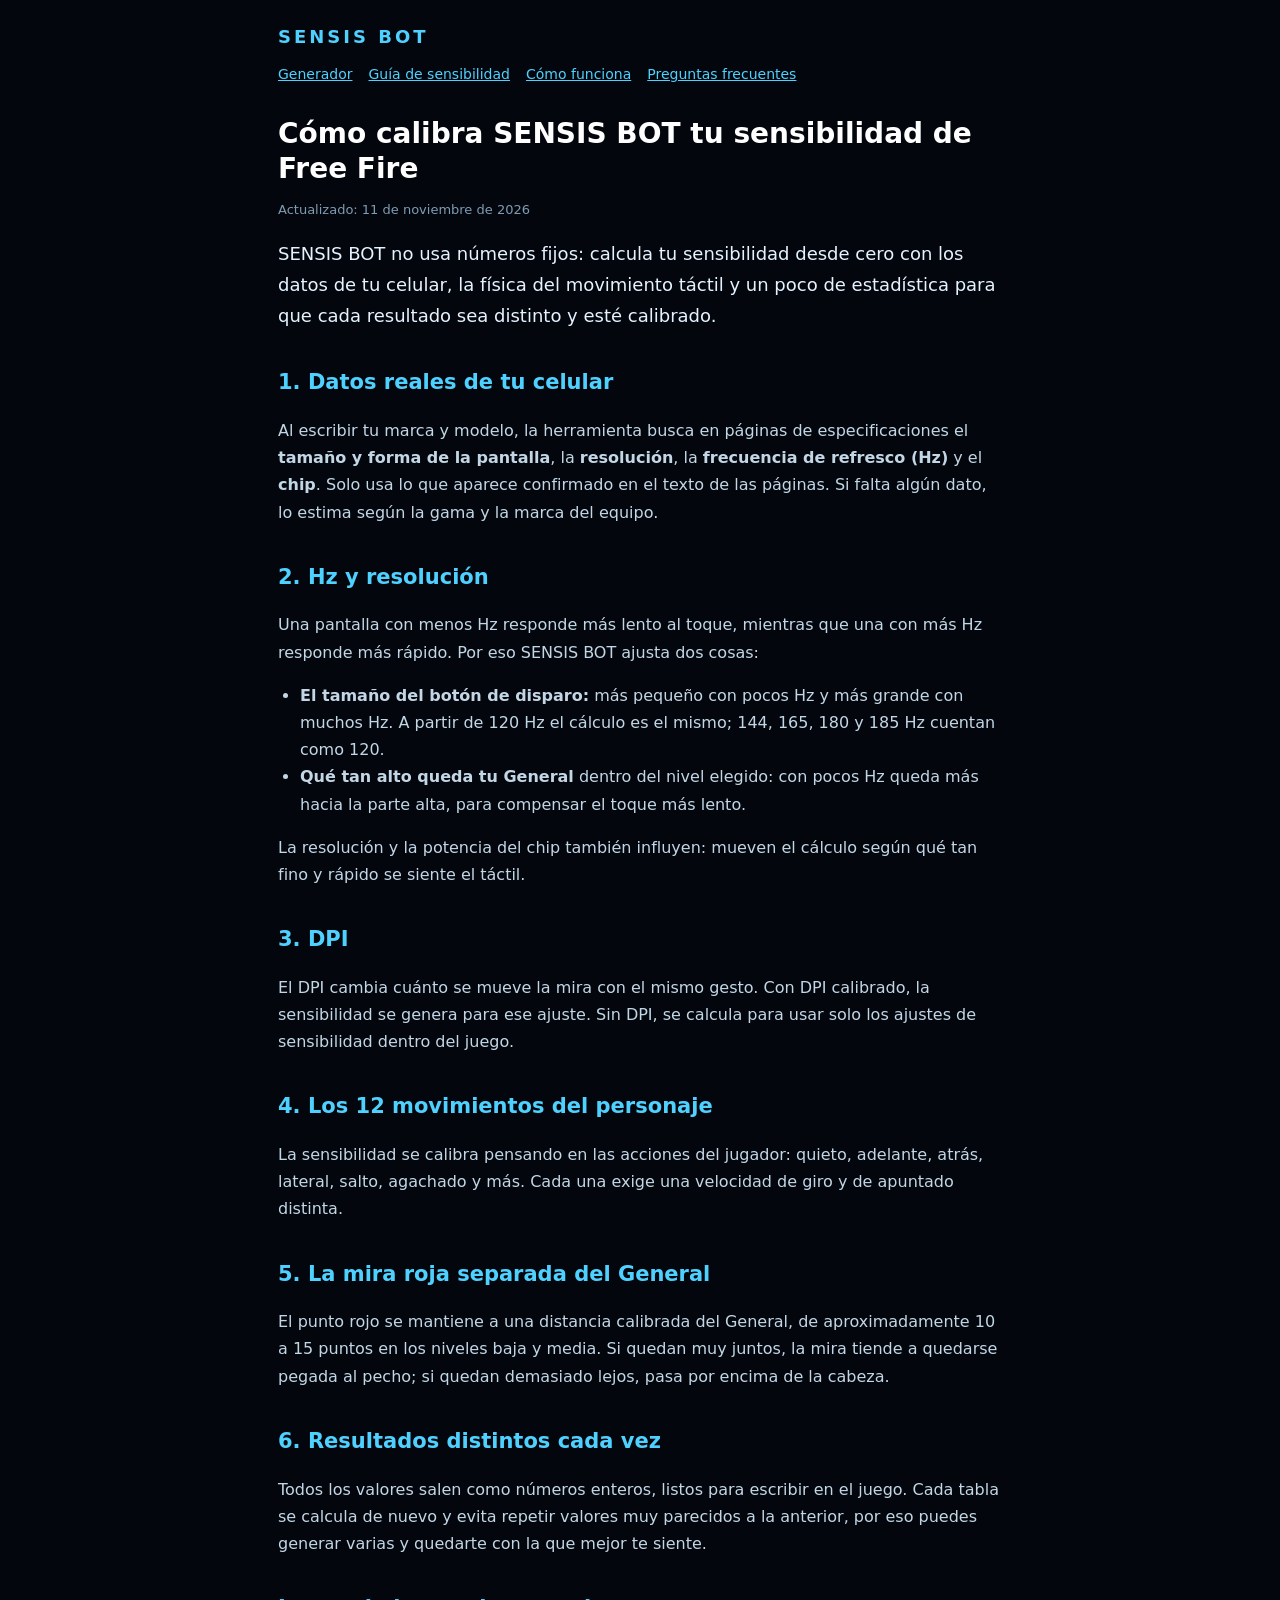
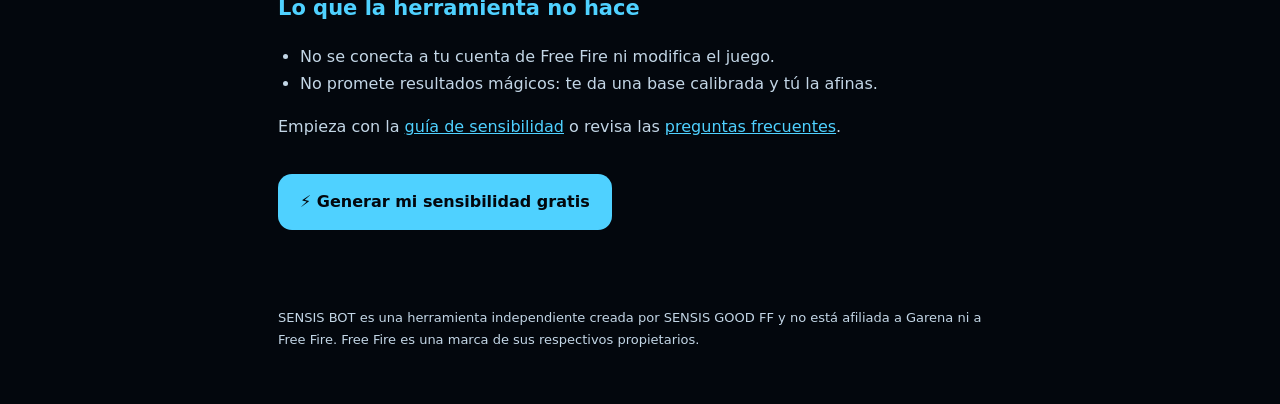
<file: como-funciona.html>
<!DOCTYPE html>
<html lang="es">
<head>
<meta charset="UTF-8">
<meta name="viewport" content="width=device-width, initial-scale=1.0">
<title>Cómo calibra SENSIS BOT tu sensibilidad de Free Fire</title>
<meta name="description" content="Cómo SENSIS BOT calcula tu sensibilidad: datos de pantalla, resolución, Hz y chip, DPI, separación del punto rojo y resultados distintos en cada generación.">
<meta name="robots" content="index, follow, max-image-preview:large">
<link rel="canonical" href="https://sensisbot.com/como-funciona.html">
<meta property="og:type" content="article">
<meta property="og:site_name" content="SENSIS BOT">
<meta property="og:locale" content="es_LA">
<meta property="og:url" content="https://sensisbot.com/como-funciona.html">
<meta property="og:title" content="Cómo calibra SENSIS BOT tu sensibilidad de Free Fire">
<meta property="og:description" content="Cómo SENSIS BOT calcula tu sensibilidad: datos de pantalla, resolución, Hz y chip, DPI, separación del punto rojo y resultados distintos en cada generación.">
<meta property="og:image" content="https://sensisbot.com/icon-512.png">
<meta name="twitter:card" content="summary">
<meta name="theme-color" content="#03070D">
<link rel="icon" type="image/png" href="/icon-192.png">
<link rel="stylesheet" href="/info.css">
<script type="application/ld+json">{"@context": "https://schema.org", "@type": "WebPage", "name": "Cómo calibra SENSIS BOT tu sensibilidad de Free Fire", "url": "https://sensisbot.com/como-funciona.html", "description": "Cómo SENSIS BOT calcula tu sensibilidad: datos de pantalla, resolución, Hz y chip, DPI, separación del punto rojo y resultados distintos en cada generación.", "inLanguage": "es", "dateModified": "2026-11-11", "isPartOf": {"@type": "WebSite", "name": "SENSIS BOT", "url": "https://sensisbot.com/"}, "about": {"@type": "WebApplication", "name": "SENSIS BOT", "url": "https://sensisbot.com/"}}</script>
<script type="application/ld+json">{"@context": "https://schema.org", "@type": "BreadcrumbList", "itemListElement": [{"@type": "ListItem", "position": 1, "name": "SENSIS BOT", "item": "https://sensisbot.com/"}, {"@type": "ListItem", "position": 2, "name": "Cómo funciona", "item": "https://sensisbot.com/como-funciona.html"}]}</script>
</head>
<body>
<header><a class="brand" href="/">SENSIS BOT</a><nav><a href="/">Generador</a><a href="/guia-sensibilidad-free-fire.html">Guía de sensibilidad</a><a href="/como-funciona.html">Cómo funciona</a><a href="/preguntas-frecuentes.html">Preguntas frecuentes</a></nav></header>
<main>
<h1>Cómo calibra SENSIS BOT tu sensibilidad de Free Fire</h1>
<p class="meta">Actualizado: 11 de noviembre de 2026</p>
<p class="lead">SENSIS BOT no usa números fijos: calcula tu sensibilidad desde cero con los datos de tu celular, la física del movimiento táctil y un poco de estadística para que cada resultado sea distinto y esté calibrado.</p>

<h2>1. Datos reales de tu celular</h2>
<p>Al escribir tu marca y modelo, la herramienta busca en páginas de especificaciones el <b>tamaño y forma de la pantalla</b>, la <b>resolución</b>, la <b>frecuencia de refresco (Hz)</b> y el <b>chip</b>. Solo usa lo que aparece confirmado en el texto de las páginas. Si falta algún dato, lo estima según la gama y la marca del equipo.</p>

<h2>2. Hz y resolución</h2>
<p>Una pantalla con menos Hz responde más lento al toque, mientras que una con más Hz responde más rápido. Por eso SENSIS BOT ajusta dos cosas:</p>
<ul>
<li><b>El tamaño del botón de disparo:</b> más pequeño con pocos Hz y más grande con muchos Hz. A partir de 120 Hz el cálculo es el mismo; 144, 165, 180 y 185 Hz cuentan como 120.</li>
<li><b>Qué tan alto queda tu General</b> dentro del nivel elegido: con pocos Hz queda más hacia la parte alta, para compensar el toque más lento.</li>
</ul>
<p>La resolución y la potencia del chip también influyen: mueven el cálculo según qué tan fino y rápido se siente el táctil.</p>

<h2>3. DPI</h2>
<p>El DPI cambia cuánto se mueve la mira con el mismo gesto. Con DPI calibrado, la sensibilidad se genera para ese ajuste. Sin DPI, se calcula para usar solo los ajustes de sensibilidad dentro del juego.</p>

<h2>4. Los 12 movimientos del personaje</h2>
<p>La sensibilidad se calibra pensando en las acciones del jugador: quieto, adelante, atrás, lateral, salto, agachado y más. Cada una exige una velocidad de giro y de apuntado distinta.</p>

<h2>5. La mira roja separada del General</h2>
<p>El punto rojo se mantiene a una distancia calibrada del General, de aproximadamente 10 a 15 puntos en los niveles baja y media. Si quedan muy juntos, la mira tiende a quedarse pegada al pecho; si quedan demasiado lejos, pasa por encima de la cabeza.</p>

<h2>6. Resultados distintos cada vez</h2>
<p>Todos los valores salen como números enteros, listos para escribir en el juego. Cada tabla se calcula de nuevo y evita repetir valores muy parecidos a la anterior, por eso puedes generar varias y quedarte con la que mejor te siente.</p>

<h2>Lo que la herramienta no hace</h2>
<ul>
<li>No se conecta a tu cuenta de Free Fire ni modifica el juego.</li>
<li>No promete resultados mágicos: te da una base calibrada y tú la afinas.</li>
</ul>
<p>Empieza con la <a href="/guia-sensibilidad-free-fire.html">guía de sensibilidad</a> o revisa las <a href="/preguntas-frecuentes.html">preguntas frecuentes</a>.</p>
<p><a class="cta" href="/">⚡ Generar mi sensibilidad gratis</a></p>
</main>
<footer><p>SENSIS BOT es una herramienta independiente creada por SENSIS GOOD FF y no está afiliada a Garena ni a Free Fire. Free Fire es una marca de sus respectivos propietarios.</p></footer>
</body>
</html>
</file>
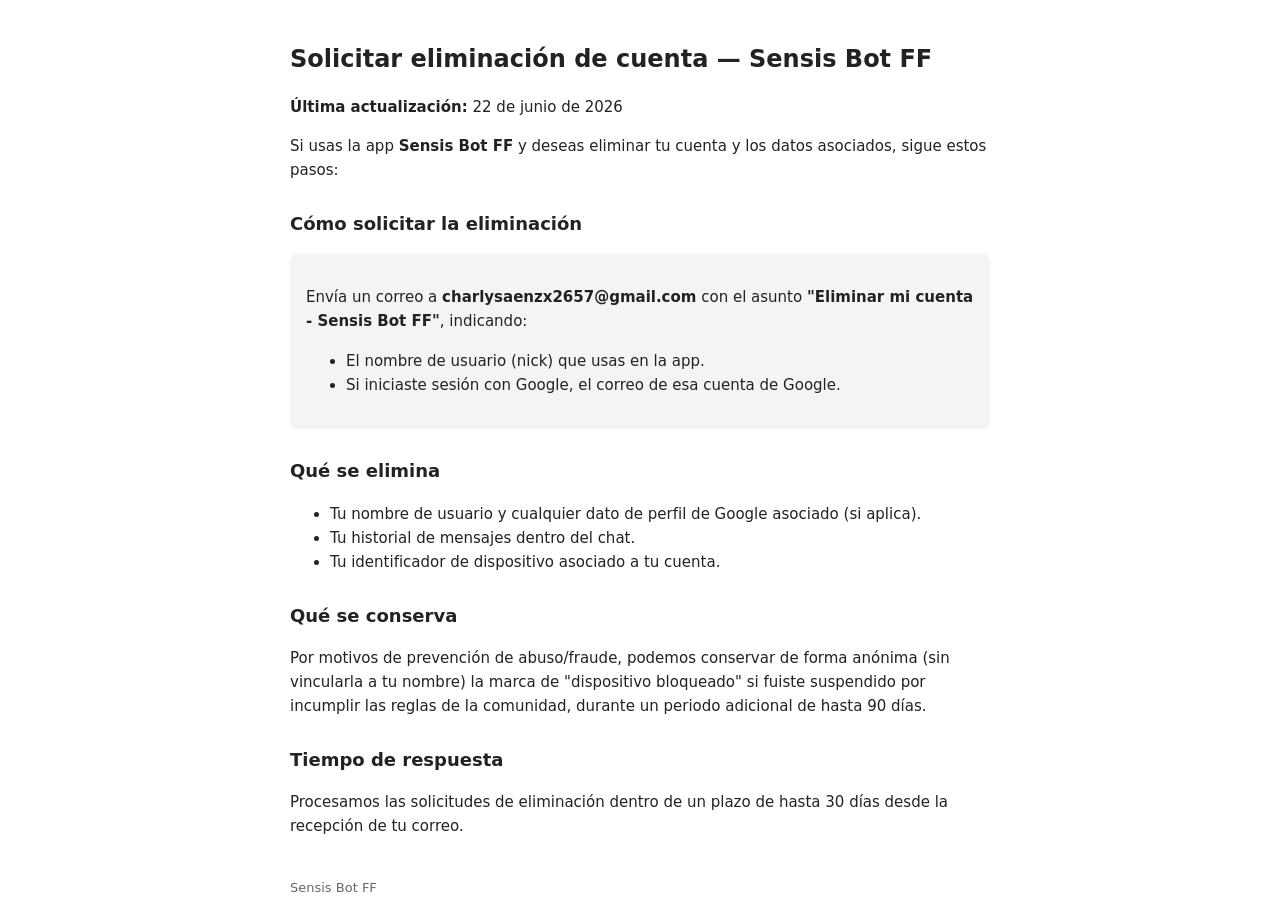
<file: delete-account.html>
<!DOCTYPE html>
<html lang="es">
<head>
<meta charset="UTF-8">
<meta name="viewport" content="width=device-width, initial-scale=1.0">
<title>Eliminar cuenta - Sensis Bot FF</title>
<style>
  body{font-family:system-ui,sans-serif;max-width:700px;margin:0 auto;padding:24px;line-height:1.6;color:#222;background:#fff;}
  h1{font-size:24px;}
  h2{font-size:18px;margin-top:28px;}
  p,li{font-size:15px;}
  .box{background:#f4f4f4;border-radius:8px;padding:16px;margin:16px 0;}
  footer{margin-top:40px;font-size:13px;color:#666;}
</style>
</head>
<body>

<h1>Solicitar eliminación de cuenta — Sensis Bot FF</h1>
<p><strong>Última actualización:</strong> 22 de junio de 2026</p>

<p>Si usas la app <strong>Sensis Bot FF</strong> y deseas eliminar tu cuenta y los datos asociados, sigue estos pasos:</p>

<h2>Cómo solicitar la eliminación</h2>
<div class="box">
  <p>Envía un correo a <strong>charlysaenzx2657@gmail.com</strong> con el asunto <strong>"Eliminar mi cuenta - Sensis Bot FF"</strong>, indicando:</p>
  <ul>
    <li>El nombre de usuario (nick) que usas en la app.</li>
    <li>Si iniciaste sesión con Google, el correo de esa cuenta de Google.</li>
  </ul>
</div>

<h2>Qué se elimina</h2>
<ul>
  <li>Tu nombre de usuario y cualquier dato de perfil de Google asociado (si aplica).</li>
  <li>Tu historial de mensajes dentro del chat.</li>
  <li>Tu identificador de dispositivo asociado a tu cuenta.</li>
</ul>

<h2>Qué se conserva</h2>
<p>Por motivos de prevención de abuso/fraude, podemos conservar de forma anónima (sin vincularla a tu nombre) la marca de "dispositivo bloqueado" si fuiste suspendido por incumplir las reglas de la comunidad, durante un periodo adicional de hasta 90 días.</p>

<h2>Tiempo de respuesta</h2>
<p>Procesamos las solicitudes de eliminación dentro de un plazo de hasta 30 días desde la recepción de tu correo.</p>

<footer>Sensis Bot FF</footer>

</body>
</html>
</file>
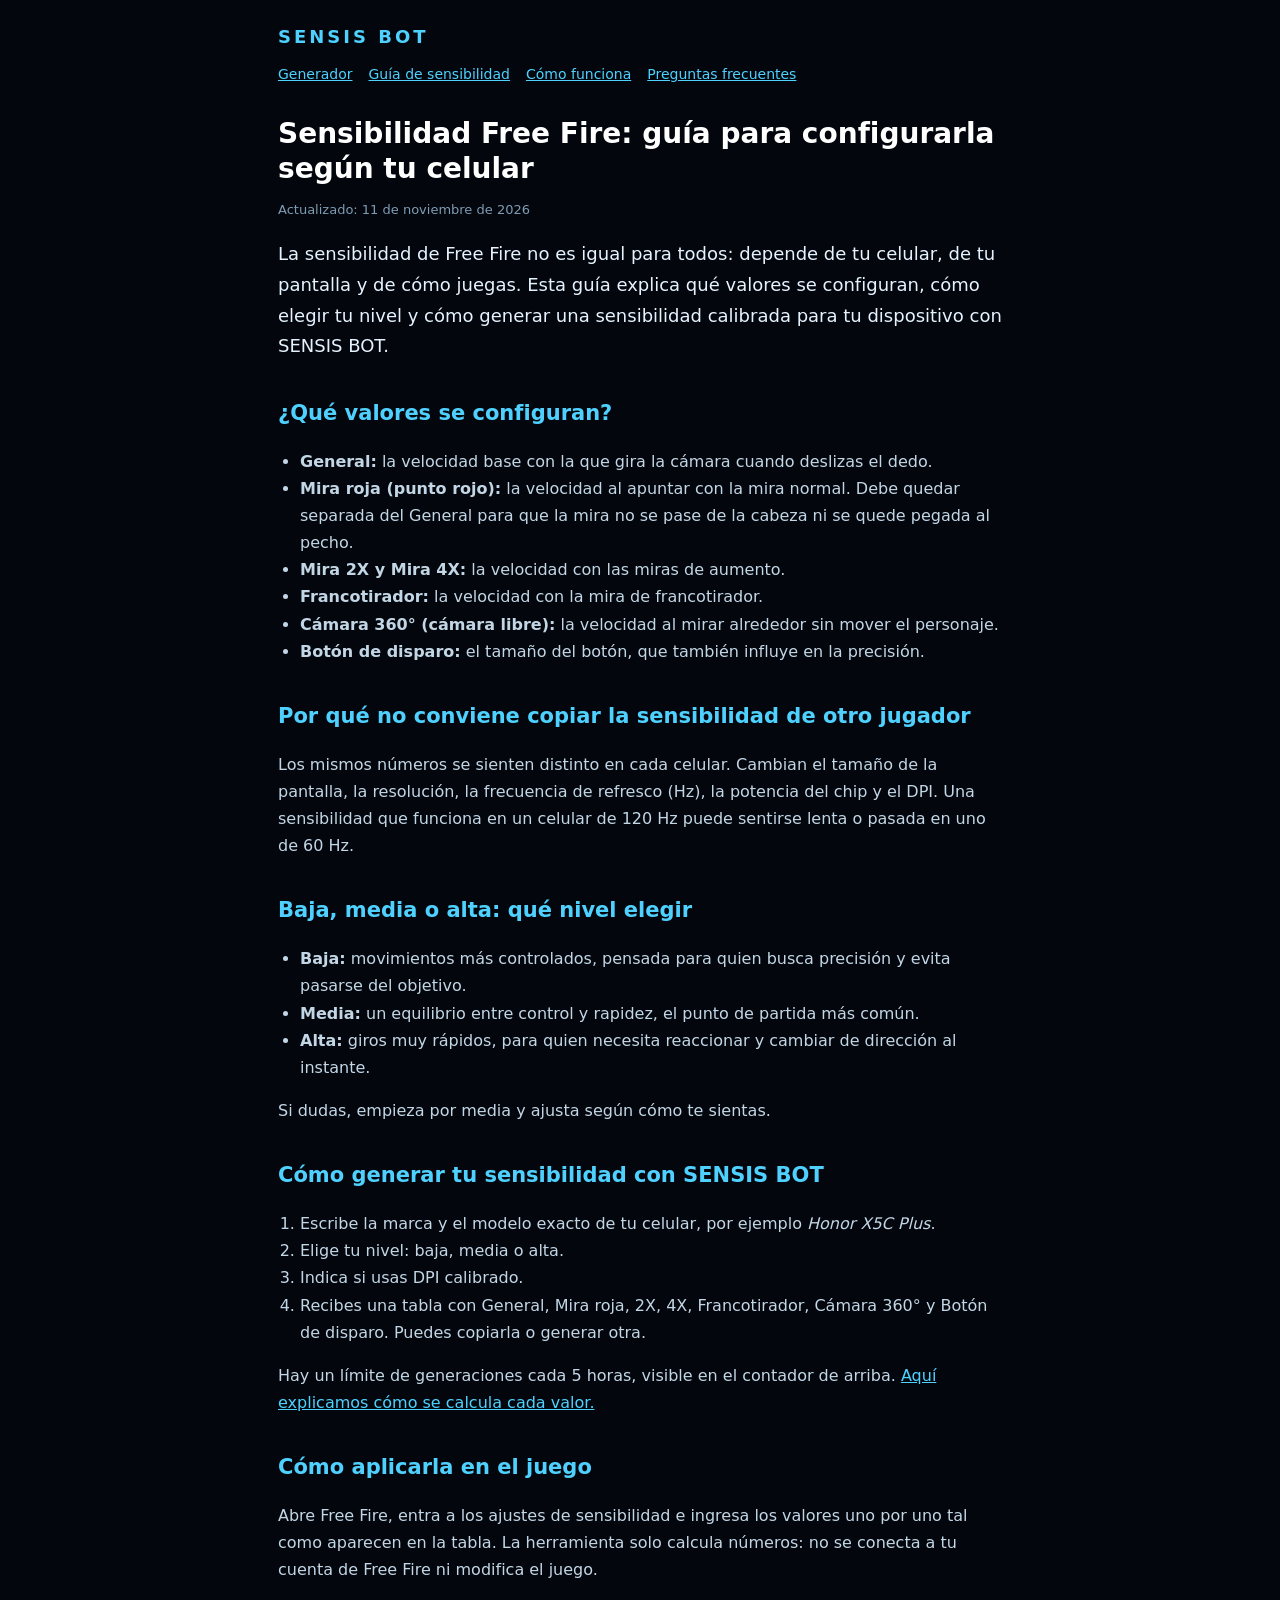
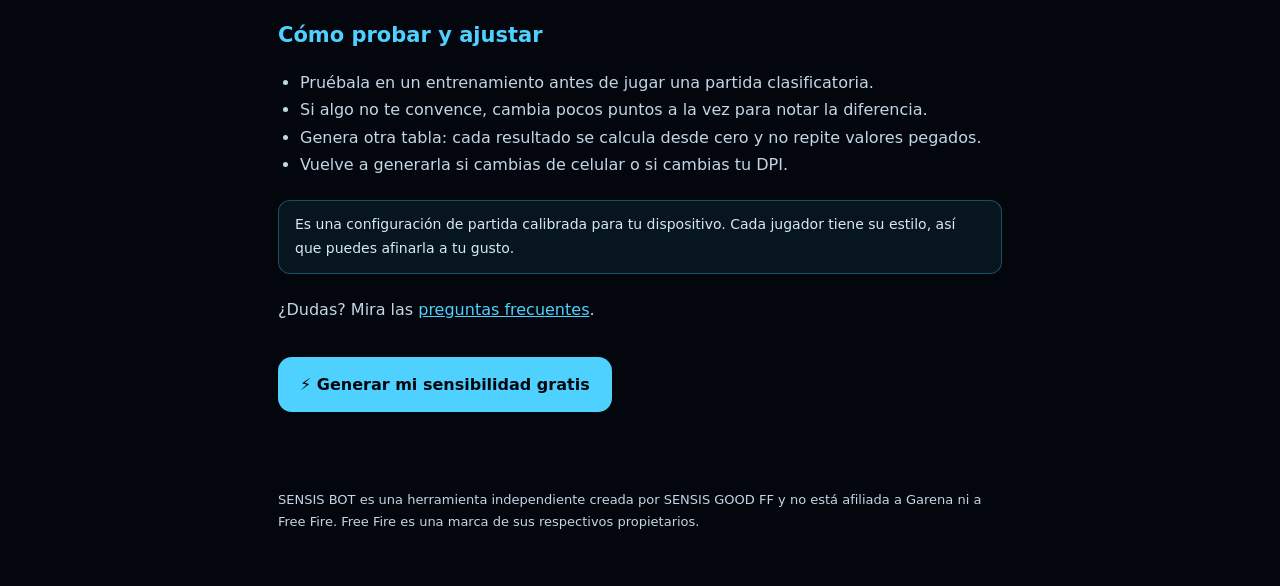
<file: guia-sensibilidad-free-fire.html>
<!DOCTYPE html>
<html lang="es">
<head>
<meta charset="UTF-8">
<meta name="viewport" content="width=device-width, initial-scale=1.0">
<title>Guía de sensibilidad Free Fire: cómo configurarla según tu celular</title>
<meta name="description" content="Qué valores se configuran en Free Fire, cómo elegir tu nivel y cómo generar una sensibilidad calibrada para tu celular. Guía paso a paso.">
<meta name="robots" content="index, follow, max-image-preview:large">
<link rel="canonical" href="https://sensisbot.com/guia-sensibilidad-free-fire.html">
<meta property="og:type" content="article">
<meta property="og:site_name" content="SENSIS BOT">
<meta property="og:locale" content="es_LA">
<meta property="og:url" content="https://sensisbot.com/guia-sensibilidad-free-fire.html">
<meta property="og:title" content="Guía de sensibilidad Free Fire: cómo configurarla según tu celular">
<meta property="og:description" content="Qué valores se configuran en Free Fire, cómo elegir tu nivel y cómo generar una sensibilidad calibrada para tu celular. Guía paso a paso.">
<meta property="og:image" content="https://sensisbot.com/icon-512.png">
<meta name="twitter:card" content="summary">
<meta name="theme-color" content="#03070D">
<link rel="icon" type="image/png" href="/icon-192.png">
<link rel="stylesheet" href="/info.css">
<script type="application/ld+json">{"@context": "https://schema.org", "@type": "WebPage", "name": "Guía de sensibilidad Free Fire: cómo configurarla según tu celular", "url": "https://sensisbot.com/guia-sensibilidad-free-fire.html", "description": "Qué valores se configuran en Free Fire, cómo elegir tu nivel y cómo generar una sensibilidad calibrada para tu celular. Guía paso a paso.", "inLanguage": "es", "dateModified": "2026-11-11", "isPartOf": {"@type": "WebSite", "name": "SENSIS BOT", "url": "https://sensisbot.com/"}, "about": {"@type": "WebApplication", "name": "SENSIS BOT", "url": "https://sensisbot.com/"}}</script>
<script type="application/ld+json">{"@context": "https://schema.org", "@type": "BreadcrumbList", "itemListElement": [{"@type": "ListItem", "position": 1, "name": "SENSIS BOT", "item": "https://sensisbot.com/"}, {"@type": "ListItem", "position": 2, "name": "Guía de sensibilidad", "item": "https://sensisbot.com/guia-sensibilidad-free-fire.html"}]}</script>
</head>
<body>
<header><a class="brand" href="/">SENSIS BOT</a><nav><a href="/">Generador</a><a href="/guia-sensibilidad-free-fire.html">Guía de sensibilidad</a><a href="/como-funciona.html">Cómo funciona</a><a href="/preguntas-frecuentes.html">Preguntas frecuentes</a></nav></header>
<main>
<h1>Sensibilidad Free Fire: guía para configurarla según tu celular</h1>
<p class="meta">Actualizado: 11 de noviembre de 2026</p>
<p class="lead">La sensibilidad de Free Fire no es igual para todos: depende de tu celular, de tu pantalla y de cómo juegas. Esta guía explica qué valores se configuran, cómo elegir tu nivel y cómo generar una sensibilidad calibrada para tu dispositivo con SENSIS BOT.</p>

<h2>¿Qué valores se configuran?</h2>
<ul>
<li><b>General:</b> la velocidad base con la que gira la cámara cuando deslizas el dedo.</li>
<li><b>Mira roja (punto rojo):</b> la velocidad al apuntar con la mira normal. Debe quedar separada del General para que la mira no se pase de la cabeza ni se quede pegada al pecho.</li>
<li><b>Mira 2X y Mira 4X:</b> la velocidad con las miras de aumento.</li>
<li><b>Francotirador:</b> la velocidad con la mira de francotirador.</li>
<li><b>Cámara 360° (cámara libre):</b> la velocidad al mirar alrededor sin mover el personaje.</li>
<li><b>Botón de disparo:</b> el tamaño del botón, que también influye en la precisión.</li>
</ul>

<h2>Por qué no conviene copiar la sensibilidad de otro jugador</h2>
<p>Los mismos números se sienten distinto en cada celular. Cambian el tamaño de la pantalla, la resolución, la frecuencia de refresco (Hz), la potencia del chip y el DPI. Una sensibilidad que funciona en un celular de 120 Hz puede sentirse lenta o pasada en uno de 60 Hz.</p>

<h2>Baja, media o alta: qué nivel elegir</h2>
<ul>
<li><b>Baja:</b> movimientos más controlados, pensada para quien busca precisión y evita pasarse del objetivo.</li>
<li><b>Media:</b> un equilibrio entre control y rapidez, el punto de partida más común.</li>
<li><b>Alta:</b> giros muy rápidos, para quien necesita reaccionar y cambiar de dirección al instante.</li>
</ul>
<p>Si dudas, empieza por media y ajusta según cómo te sientas.</p>

<h2>Cómo generar tu sensibilidad con SENSIS BOT</h2>
<ol>
<li>Escribe la marca y el modelo exacto de tu celular, por ejemplo <i>Honor X5C Plus</i>.</li>
<li>Elige tu nivel: baja, media o alta.</li>
<li>Indica si usas DPI calibrado.</li>
<li>Recibes una tabla con General, Mira roja, 2X, 4X, Francotirador, Cámara 360° y Botón de disparo. Puedes copiarla o generar otra.</li>
</ol>
<p>Hay un límite de generaciones cada 5 horas, visible en el contador de arriba. <a href="/como-funciona.html">Aquí explicamos cómo se calcula cada valor.</a></p>

<h2>Cómo aplicarla en el juego</h2>
<p>Abre Free Fire, entra a los ajustes de sensibilidad e ingresa los valores uno por uno tal como aparecen en la tabla. La herramienta solo calcula números: no se conecta a tu cuenta de Free Fire ni modifica el juego.</p>

<h2>Cómo probar y ajustar</h2>
<ul>
<li>Pruébala en un entrenamiento antes de jugar una partida clasificatoria.</li>
<li>Si algo no te convence, cambia pocos puntos a la vez para notar la diferencia.</li>
<li>Genera otra tabla: cada resultado se calcula desde cero y no repite valores pegados.</li>
<li>Vuelve a generarla si cambias de celular o si cambias tu DPI.</li>
</ul>

<div class="note">Es una configuración de partida calibrada para tu dispositivo. Cada jugador tiene su estilo, así que puedes afinarla a tu gusto.</div>
<p>¿Dudas? Mira las <a href="/preguntas-frecuentes.html">preguntas frecuentes</a>.</p>
<p><a class="cta" href="/">⚡ Generar mi sensibilidad gratis</a></p>
</main>
<footer><p>SENSIS BOT es una herramienta independiente creada por SENSIS GOOD FF y no está afiliada a Garena ni a Free Fire. Free Fire es una marca de sus respectivos propietarios.</p></footer>
</body>
</html>
</file>
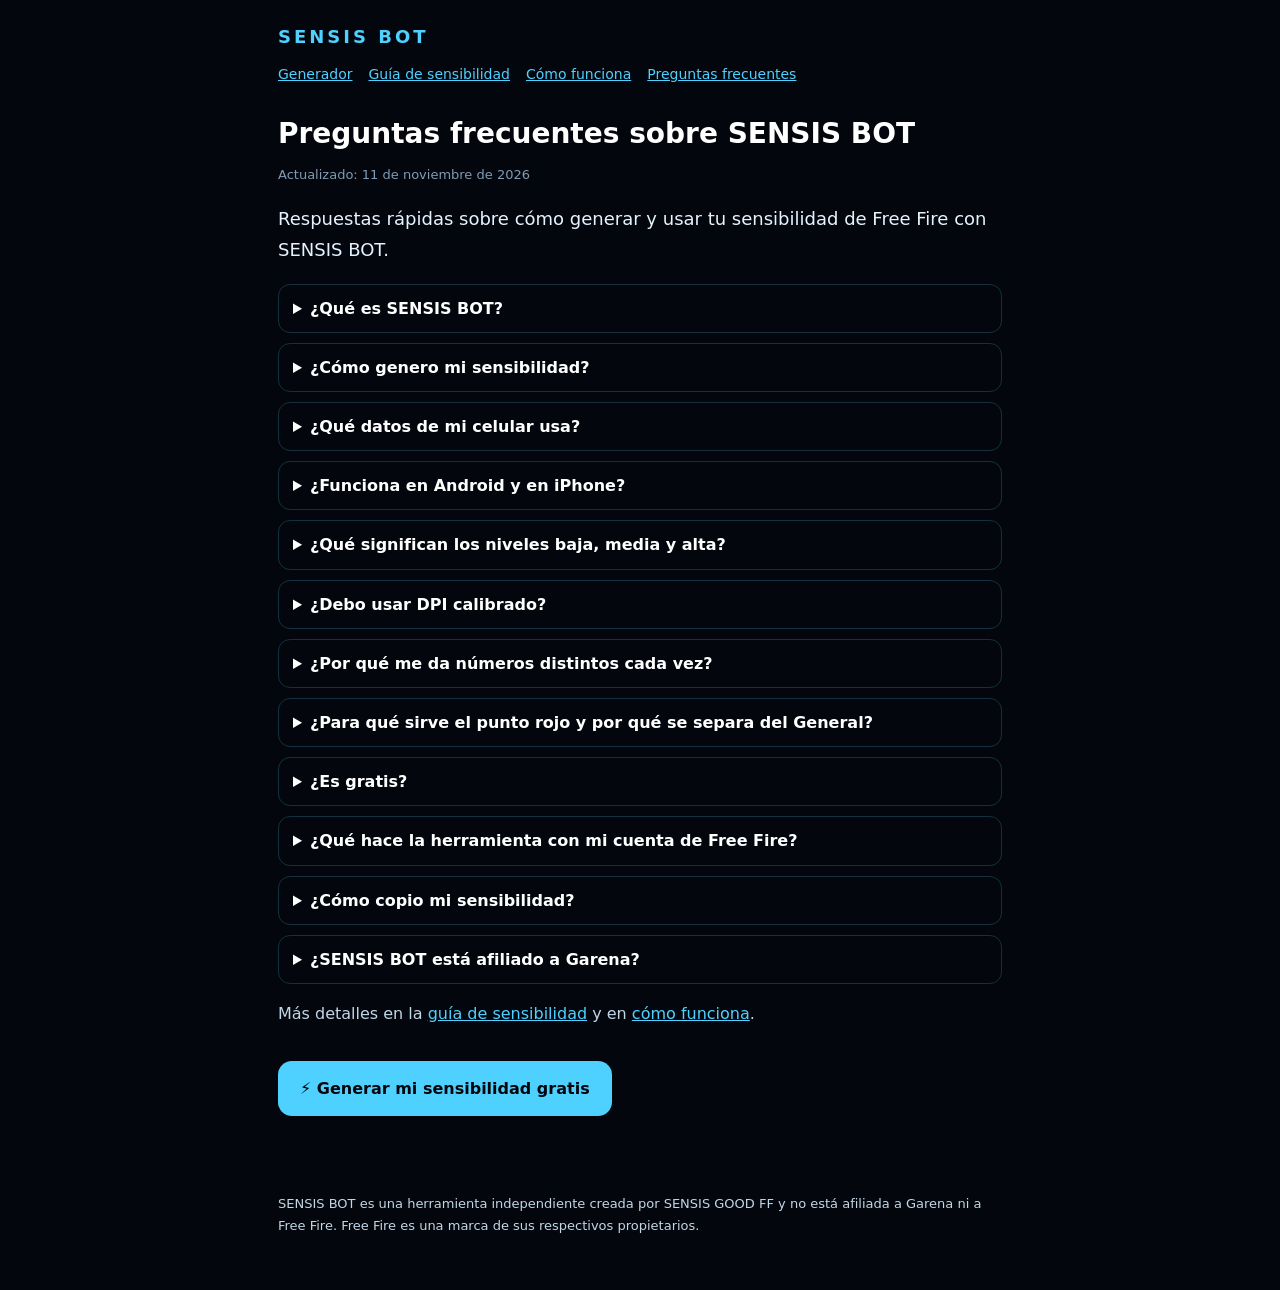
<file: preguntas-frecuentes.html>
<!DOCTYPE html>
<html lang="es">
<head>
<meta charset="UTF-8">
<meta name="viewport" content="width=device-width, initial-scale=1.0">
<title>Preguntas frecuentes sobre la sensibilidad de Free Fire — SENSIS BOT</title>
<meta name="description" content="Respuestas sobre cómo generar tu sensibilidad de Free Fire: datos del celular, niveles, DPI, punto rojo, límites, cuenta y seguridad.">
<meta name="robots" content="index, follow, max-image-preview:large">
<link rel="canonical" href="https://sensisbot.com/preguntas-frecuentes.html">
<meta property="og:type" content="article">
<meta property="og:site_name" content="SENSIS BOT">
<meta property="og:locale" content="es_LA">
<meta property="og:url" content="https://sensisbot.com/preguntas-frecuentes.html">
<meta property="og:title" content="Preguntas frecuentes sobre la sensibilidad de Free Fire — SENSIS BOT">
<meta property="og:description" content="Respuestas sobre cómo generar tu sensibilidad de Free Fire: datos del celular, niveles, DPI, punto rojo, límites, cuenta y seguridad.">
<meta property="og:image" content="https://sensisbot.com/icon-512.png">
<meta name="twitter:card" content="summary">
<meta name="theme-color" content="#03070D">
<link rel="icon" type="image/png" href="/icon-192.png">
<link rel="stylesheet" href="/info.css">
<script type="application/ld+json">{"@context": "https://schema.org", "@type": "WebPage", "name": "Preguntas frecuentes sobre la sensibilidad de Free Fire — SENSIS BOT", "url": "https://sensisbot.com/preguntas-frecuentes.html", "description": "Respuestas sobre cómo generar tu sensibilidad de Free Fire: datos del celular, niveles, DPI, punto rojo, límites, cuenta y seguridad.", "inLanguage": "es", "dateModified": "2026-11-11", "isPartOf": {"@type": "WebSite", "name": "SENSIS BOT", "url": "https://sensisbot.com/"}, "about": {"@type": "WebApplication", "name": "SENSIS BOT", "url": "https://sensisbot.com/"}}</script>
<script type="application/ld+json">{"@context": "https://schema.org", "@type": "BreadcrumbList", "itemListElement": [{"@type": "ListItem", "position": 1, "name": "SENSIS BOT", "item": "https://sensisbot.com/"}, {"@type": "ListItem", "position": 2, "name": "Preguntas frecuentes", "item": "https://sensisbot.com/preguntas-frecuentes.html"}]}</script>
<script type="application/ld+json">{"@context": "https://schema.org", "@type": "FAQPage", "mainEntity": [{"@type": "Question", "name": "¿Qué es SENSIS BOT?", "acceptedAnswer": {"@type": "Answer", "text": "SENSIS BOT es un generador web gratuito de sensibilidad para Free Fire. Calcula tu configuración según el modelo de tu celular, su pantalla, resolución, Hz y chip, y te la entrega en una tabla lista para copiar."}}, {"@type": "Question", "name": "¿Cómo genero mi sensibilidad?", "acceptedAnswer": {"@type": "Answer", "text": "Entra a sensisbot.com, escribe la marca y el modelo de tu celular, elige tu nivel (baja, media o alta) e indica si usas DPI calibrado. Recibes General, Mira roja, 2X, 4X, Francotirador, Cámara 360° y Botón de disparo."}}, {"@type": "Question", "name": "¿Qué datos de mi celular usa?", "acceptedAnswer": {"@type": "Answer", "text": "Usa el tamaño y la forma de la pantalla, la resolución, la frecuencia de refresco en Hz y el chip. Los busca solo en internet; si falta alguno, lo estima según la gama y la marca."}}, {"@type": "Question", "name": "¿Funciona en Android y en iPhone?", "acceptedAnswer": {"@type": "Answer", "text": "Sí. Funciona con celulares Android y con iPhone. En iPhone no se pregunta por el DPI."}}, {"@type": "Question", "name": "¿Qué significan los niveles baja, media y alta?", "acceptedAnswer": {"@type": "Answer", "text": "Son el punto de partida de tu sensibilidad: baja es más controlada y precisa, media es un equilibrio y alta gira más rápido. Los Hz y la resolución de tu celular ajustan el resultado dentro del nivel que elijas."}}, {"@type": "Question", "name": "¿Debo usar DPI calibrado?", "acceptedAnswer": {"@type": "Answer", "text": "No es obligatorio. Sin DPI se calcula una sensibilidad para usar solo dentro de los ajustes de Free Fire. Con DPI calibrado, la herramienta también te da un DPI y una sensibilidad pensada para él."}}, {"@type": "Question", "name": "¿Por qué me da números distintos cada vez?", "acceptedAnswer": {"@type": "Answer", "text": "Porque cada tabla se calcula desde cero y no usa valores fijos. La herramienta evita repetir valores pegados entre dos generaciones seguidas, así que puedes generar varias y elegir la que mejor te sienta."}}, {"@type": "Question", "name": "¿Para qué sirve el punto rojo y por qué se separa del General?", "acceptedAnswer": {"@type": "Answer", "text": "El punto rojo es la sensibilidad al apuntar con la mira normal. Se mantiene separado del General para que la mira no se pase de la cabeza al alzarla ni se quede pegada al pecho."}}, {"@type": "Question", "name": "¿Es gratis?", "acceptedAnswer": {"@type": "Answer", "text": "Sí. Hay un límite de generaciones cada 5 horas, visible en el contador. Si invitas a un amigo con tu enlace y entra por primera vez, ganas una generación más cada 5 horas de forma permanente."}}, {"@type": "Question", "name": "¿Qué hace la herramienta con mi cuenta de Free Fire?", "acceptedAnswer": {"@type": "Answer", "text": "Nada. Solo calcula números que tú escribes a mano en los ajustes de sensibilidad del juego. No se conecta a tu cuenta de Free Fire ni modifica el juego."}}, {"@type": "Question", "name": "¿Cómo copio mi sensibilidad?", "acceptedAnswer": {"@type": "Answer", "text": "En la tabla de resultados hay una opción para copiarla. También puedes pulsar generar otra para obtener una nueva variación al instante."}}, {"@type": "Question", "name": "¿SENSIS BOT está afiliado a Garena?", "acceptedAnswer": {"@type": "Answer", "text": "No. Es una herramienta independiente creada por SENSIS GOOD FF y no está afiliada a Garena ni a Free Fire."}}]}</script>
</head>
<body>
<header><a class="brand" href="/">SENSIS BOT</a><nav><a href="/">Generador</a><a href="/guia-sensibilidad-free-fire.html">Guía de sensibilidad</a><a href="/como-funciona.html">Cómo funciona</a><a href="/preguntas-frecuentes.html">Preguntas frecuentes</a></nav></header>
<main>
<h1>Preguntas frecuentes sobre SENSIS BOT</h1>
<p class="meta">Actualizado: 11 de noviembre de 2026</p>
<p class="lead">Respuestas rápidas sobre cómo generar y usar tu sensibilidad de Free Fire con SENSIS BOT.</p>
<details><summary>¿Qué es SENSIS BOT?</summary><p>SENSIS BOT es un generador web gratuito de sensibilidad para Free Fire. Calcula tu configuración según el modelo de tu celular, su pantalla, resolución, Hz y chip, y te la entrega en una tabla lista para copiar.</p></details>
<details><summary>¿Cómo genero mi sensibilidad?</summary><p>Entra a sensisbot.com, escribe la marca y el modelo de tu celular, elige tu nivel (baja, media o alta) e indica si usas DPI calibrado. Recibes General, Mira roja, 2X, 4X, Francotirador, Cámara 360° y Botón de disparo.</p></details>
<details><summary>¿Qué datos de mi celular usa?</summary><p>Usa el tamaño y la forma de la pantalla, la resolución, la frecuencia de refresco en Hz y el chip. Los busca solo en internet; si falta alguno, lo estima según la gama y la marca.</p></details>
<details><summary>¿Funciona en Android y en iPhone?</summary><p>Sí. Funciona con celulares Android y con iPhone. En iPhone no se pregunta por el DPI.</p></details>
<details><summary>¿Qué significan los niveles baja, media y alta?</summary><p>Son el punto de partida de tu sensibilidad: baja es más controlada y precisa, media es un equilibrio y alta gira más rápido. Los Hz y la resolución de tu celular ajustan el resultado dentro del nivel que elijas.</p></details>
<details><summary>¿Debo usar DPI calibrado?</summary><p>No es obligatorio. Sin DPI se calcula una sensibilidad para usar solo dentro de los ajustes de Free Fire. Con DPI calibrado, la herramienta también te da un DPI y una sensibilidad pensada para él.</p></details>
<details><summary>¿Por qué me da números distintos cada vez?</summary><p>Porque cada tabla se calcula desde cero y no usa valores fijos. La herramienta evita repetir valores pegados entre dos generaciones seguidas, así que puedes generar varias y elegir la que mejor te sienta.</p></details>
<details><summary>¿Para qué sirve el punto rojo y por qué se separa del General?</summary><p>El punto rojo es la sensibilidad al apuntar con la mira normal. Se mantiene separado del General para que la mira no se pase de la cabeza al alzarla ni se quede pegada al pecho.</p></details>
<details><summary>¿Es gratis?</summary><p>Sí. Hay un límite de generaciones cada 5 horas, visible en el contador. Si invitas a un amigo con tu enlace y entra por primera vez, ganas una generación más cada 5 horas de forma permanente.</p></details>
<details><summary>¿Qué hace la herramienta con mi cuenta de Free Fire?</summary><p>Nada. Solo calcula números que tú escribes a mano en los ajustes de sensibilidad del juego. No se conecta a tu cuenta de Free Fire ni modifica el juego.</p></details>
<details><summary>¿Cómo copio mi sensibilidad?</summary><p>En la tabla de resultados hay una opción para copiarla. También puedes pulsar generar otra para obtener una nueva variación al instante.</p></details>
<details><summary>¿SENSIS BOT está afiliado a Garena?</summary><p>No. Es una herramienta independiente creada por SENSIS GOOD FF y no está afiliada a Garena ni a Free Fire.</p></details>
<p>Más detalles en la <a href="/guia-sensibilidad-free-fire.html">guía de sensibilidad</a> y en <a href="/como-funciona.html">cómo funciona</a>.</p>
<p><a class="cta" href="/">⚡ Generar mi sensibilidad gratis</a></p>
</main>
<footer><p>SENSIS BOT es una herramienta independiente creada por SENSIS GOOD FF y no está afiliada a Garena ni a Free Fire. Free Fire es una marca de sus respectivos propietarios.</p></footer>
</body>
</html>
</file>
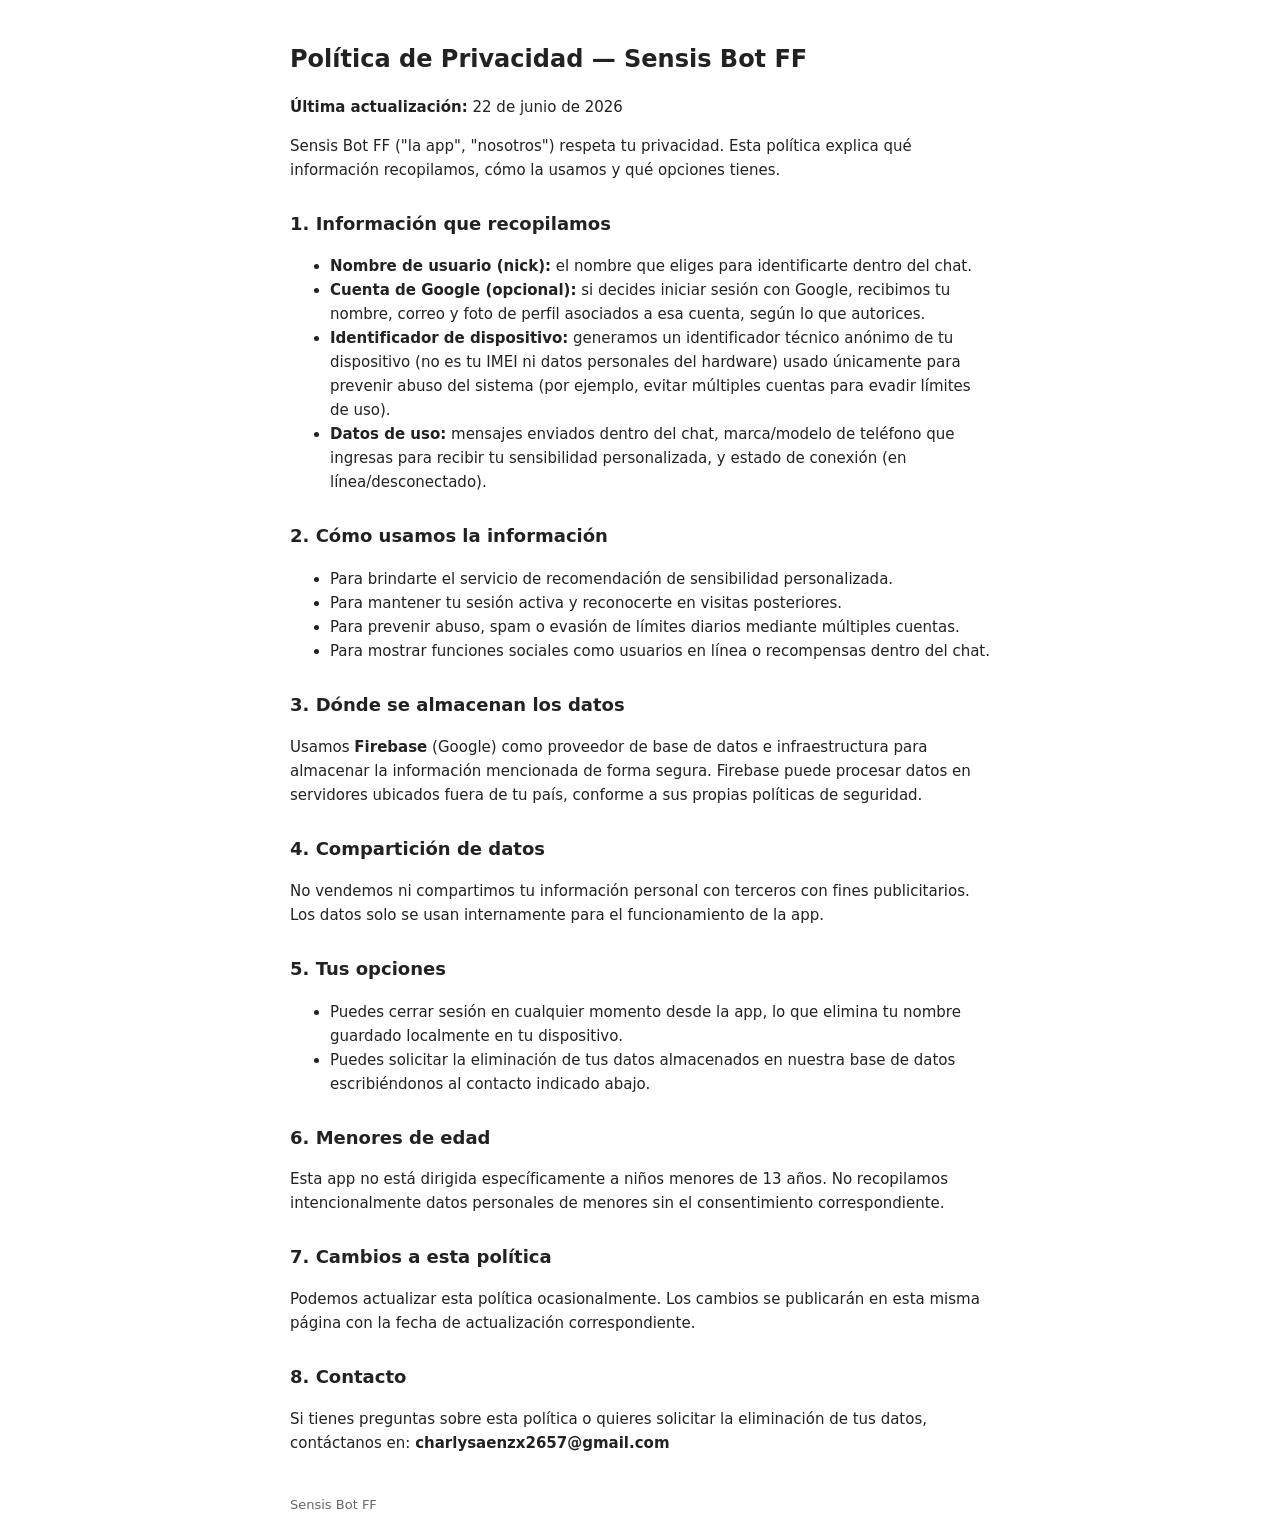
<file: privacy.html>
<!DOCTYPE html>
<html lang="es">
<head>
<meta charset="UTF-8">
<meta name="viewport" content="width=device-width, initial-scale=1.0">
<title>Política de Privacidad - Sensis Bot FF</title>
<style>
  body{font-family:system-ui,sans-serif;max-width:700px;margin:0 auto;padding:24px;line-height:1.6;color:#222;background:#fff;}
  h1{font-size:24px;}
  h2{font-size:18px;margin-top:28px;}
  p,li{font-size:15px;}
  footer{margin-top:40px;font-size:13px;color:#666;}
</style>
</head>
<body>

<h1>Política de Privacidad — Sensis Bot FF</h1>
<p><strong>Última actualización:</strong> 22 de junio de 2026</p>

<p>Sensis Bot FF ("la app", "nosotros") respeta tu privacidad. Esta política explica qué información recopilamos, cómo la usamos y qué opciones tienes.</p>

<h2>1. Información que recopilamos</h2>
<ul>
  <li><strong>Nombre de usuario (nick):</strong> el nombre que eliges para identificarte dentro del chat.</li>
  <li><strong>Cuenta de Google (opcional):</strong> si decides iniciar sesión con Google, recibimos tu nombre, correo y foto de perfil asociados a esa cuenta, según lo que autorices.</li>
  <li><strong>Identificador de dispositivo:</strong> generamos un identificador técnico anónimo de tu dispositivo (no es tu IMEI ni datos personales del hardware) usado únicamente para prevenir abuso del sistema (por ejemplo, evitar múltiples cuentas para evadir límites de uso).</li>
  <li><strong>Datos de uso:</strong> mensajes enviados dentro del chat, marca/modelo de teléfono que ingresas para recibir tu sensibilidad personalizada, y estado de conexión (en línea/desconectado).</li>
</ul>

<h2>2. Cómo usamos la información</h2>
<ul>
  <li>Para brindarte el servicio de recomendación de sensibilidad personalizada.</li>
  <li>Para mantener tu sesión activa y reconocerte en visitas posteriores.</li>
  <li>Para prevenir abuso, spam o evasión de límites diarios mediante múltiples cuentas.</li>
  <li>Para mostrar funciones sociales como usuarios en línea o recompensas dentro del chat.</li>
</ul>

<h2>3. Dónde se almacenan los datos</h2>
<p>Usamos <strong>Firebase</strong> (Google) como proveedor de base de datos e infraestructura para almacenar la información mencionada de forma segura. Firebase puede procesar datos en servidores ubicados fuera de tu país, conforme a sus propias políticas de seguridad.</p>

<h2>4. Compartición de datos</h2>
<p>No vendemos ni compartimos tu información personal con terceros con fines publicitarios. Los datos solo se usan internamente para el funcionamiento de la app.</p>

<h2>5. Tus opciones</h2>
<ul>
  <li>Puedes cerrar sesión en cualquier momento desde la app, lo que elimina tu nombre guardado localmente en tu dispositivo.</li>
  <li>Puedes solicitar la eliminación de tus datos almacenados en nuestra base de datos escribiéndonos al contacto indicado abajo.</li>
</ul>

<h2>6. Menores de edad</h2>
<p>Esta app no está dirigida específicamente a niños menores de 13 años. No recopilamos intencionalmente datos personales de menores sin el consentimiento correspondiente.</p>

<h2>7. Cambios a esta política</h2>
<p>Podemos actualizar esta política ocasionalmente. Los cambios se publicarán en esta misma página con la fecha de actualización correspondiente.</p>

<h2>8. Contacto</h2>
<p>Si tienes preguntas sobre esta política o quieres solicitar la eliminación de tus datos, contáctanos en: <strong>charlysaenzx2657@gmail.com</strong></p>

<footer>Sensis Bot FF</footer>

</body>
</html>
</file>
<file: info.css>
*{box-sizing:border-box}
body{margin:0;background:#03070D;color:#d6e8f7;font:16px/1.7 system-ui,-apple-system,"Segoe UI",Roboto,sans-serif}
a{color:#4fd1ff}
header,main,footer{max-width:760px;margin:0 auto;padding:0 18px}
header{padding-top:22px;padding-bottom:8px}
.brand{font-weight:900;letter-spacing:3px;color:#4fd1ff;text-decoration:none;font-size:18px}
nav{display:flex;flex-wrap:wrap;gap:6px 16px;margin-top:10px;font-size:14px}
h1{font-size:28px;line-height:1.25;margin:22px 0 10px;color:#fff}
h2{font-size:21px;margin:34px 0 8px;color:#4fd1ff}
h3{font-size:17px;margin:20px 0 4px;color:#fff}
p,li{color:#c3d6e6}
ul,ol{padding-left:22px}
.lead{font-size:18px;color:#e6f3ff}
.cta{display:inline-block;margin:18px 0;padding:14px 22px;border-radius:14px;background:#4fd1ff;color:#03070D;font-weight:900;text-decoration:none}
.note{border:1px solid rgba(79,209,255,.3);background:rgba(79,209,255,.07);padding:12px 16px;border-radius:12px;font-size:14px;margin:22px 0}
.meta{font-size:13px;color:#7f9bb3}
details{border:1px solid rgba(79,209,255,.2);border-radius:12px;padding:10px 14px;margin:10px 0}
summary{cursor:pointer;font-weight:700;color:#fff}
footer{padding-top:30px;padding-bottom:40px;font-size:13px;color:#7f9bb3}
</file>
